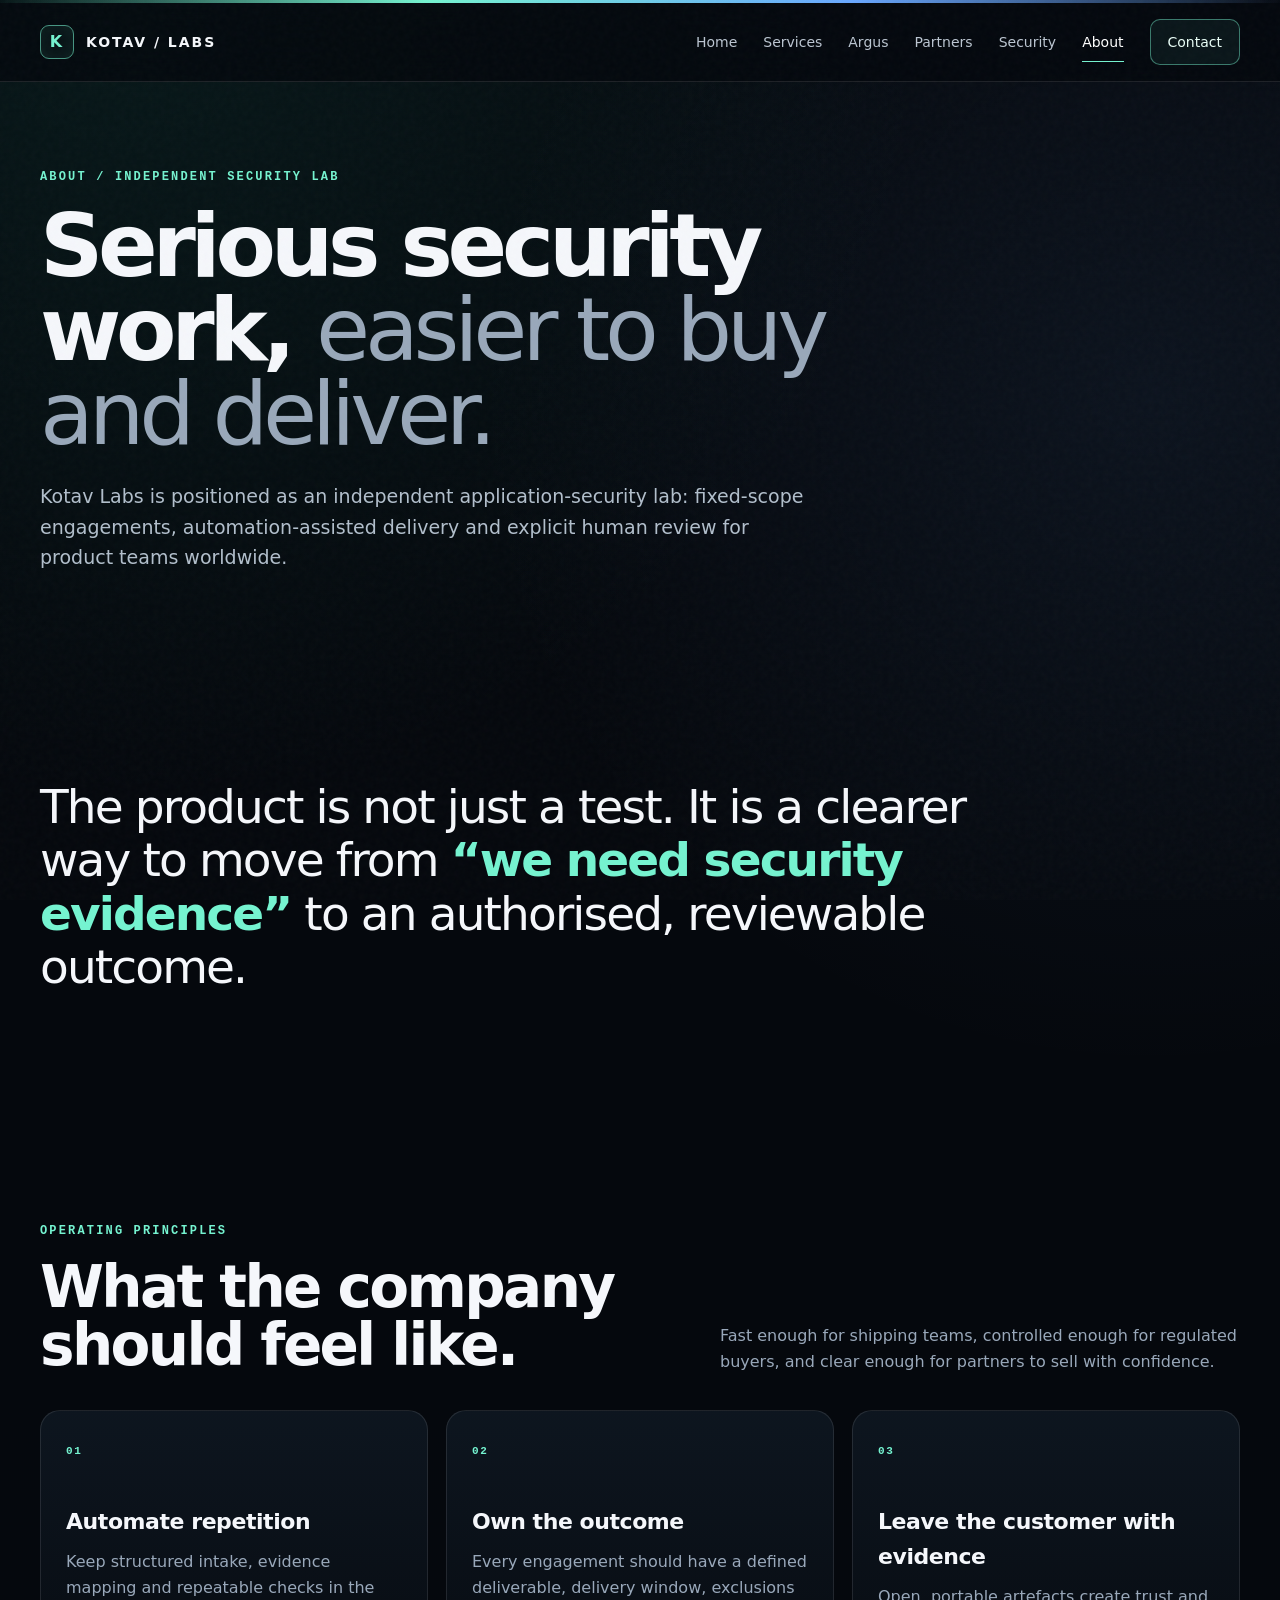
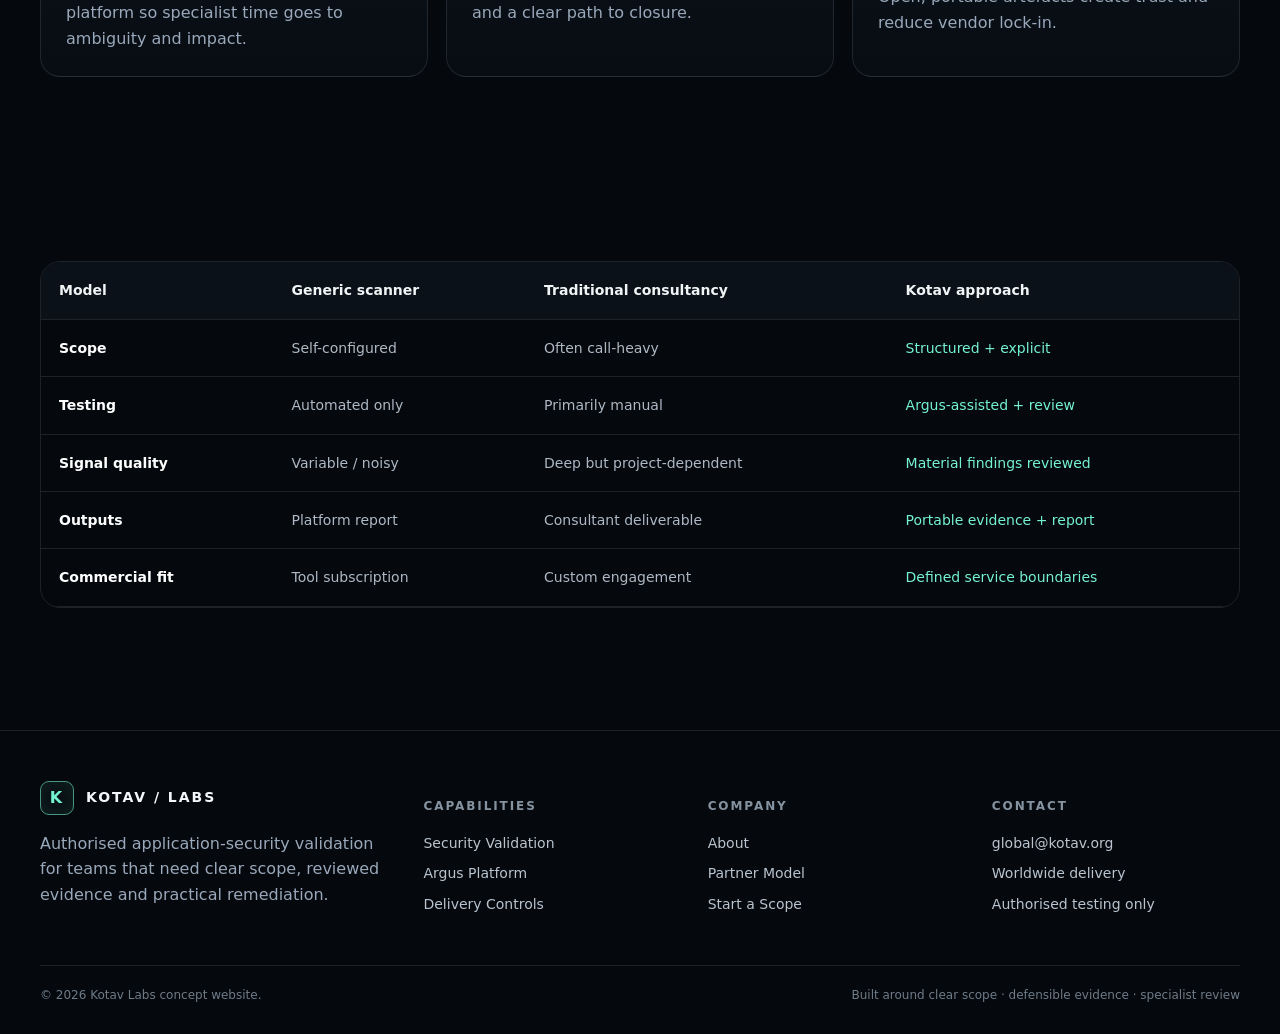
<file: about.html>
<!doctype html><html lang="en"><head><meta charset="utf-8"><meta name="viewport" content="width=device-width,initial-scale=1"><title>About — Kotav Labs</title><meta name="description" content="About Kotav Labs, an independent application-security lab using fixed scope, automation-assisted delivery and specialist review."><meta name="theme-color" content="#05080d"><link rel="stylesheet" href="assets/styles.css"></head><body><div class="topline"></div><header><div class="wrap nav"><a class="brand" href="index.html"><span class="brand-mark"></span><span>KOTAV / LABS</span></a><nav class="navlinks"><a class="" href="index.html">Home</a><a class="" href="services.html">Services</a><a class="" href="argus.html">Argus</a><a class="" href="partners.html">Partners</a><a class="" href="security.html">Security</a><a class="active" href="about.html">About</a><a class=" nav-cta" href="contact.html">Contact</a></nav><button class="menu" aria-label="Toggle navigation">☰</button></div></header><main><section class="page-hero"><div class="wrap reveal"><div class="eyebrow">About / independent security lab</div><h1>Serious security work, <span>easier to buy and deliver.</span></h1><p>Kotav Labs is positioned as an independent application-security lab: fixed-scope engagements, automation-assisted delivery and explicit human review for product teams worldwide.</p></div></section><section><div class="wrap"><p class="quote reveal">The product is not just a test. It is a clearer way to move from <strong>“we need security evidence”</strong> to an authorised, reviewable outcome.</p></div></section><section><div class="wrap"><div class="section-head reveal"><div><div class="eyebrow">Operating principles</div><h2>What the company should feel like.</h2></div><p>Fast enough for shipping teams, controlled enough for regulated buyers, and clear enough for partners to sell with confidence.</p></div><div class="grid3"><article class="card reveal"><span class="number">01</span><h3>Automate repetition</h3><p>Keep structured intake, evidence mapping and repeatable checks in the platform so specialist time goes to ambiguity and impact.</p></article><article class="card reveal"><span class="number">02</span><h3>Own the outcome</h3><p>Every engagement should have a defined deliverable, delivery window, exclusions and a clear path to closure.</p></article><article class="card reveal"><span class="number">03</span><h3>Leave the customer with evidence</h3><p>Open, portable artefacts create trust and reduce vendor lock-in.</p></article></div></div></section><section><div class="wrap"><div class="matrix reveal"><table><thead><tr><th>Model</th><th>Generic scanner</th><th>Traditional consultancy</th><th>Kotav approach</th></tr></thead><tbody><tr><td>Scope</td><td>Self-configured</td><td>Often call-heavy</td><td class="yes">Structured + explicit</td></tr><tr><td>Testing</td><td>Automated only</td><td>Primarily manual</td><td class="yes">Argus-assisted + review</td></tr><tr><td>Signal quality</td><td>Variable / noisy</td><td>Deep but project-dependent</td><td class="yes">Material findings reviewed</td></tr><tr><td>Outputs</td><td>Platform report</td><td>Consultant deliverable</td><td class="yes">Portable evidence + report</td></tr><tr><td>Commercial fit</td><td>Tool subscription</td><td>Custom engagement</td><td class="yes">Defined service boundaries</td></tr></tbody></table></div></div></section></main><footer><div class="wrap"><div class="footer-grid"><div class="foot-brand"><div class="brand"><span class="brand-mark"></span><span>KOTAV / LABS</span></div><p>Authorised application-security validation for teams that need clear scope, reviewed evidence and practical remediation.</p></div><div><h4>Capabilities</h4><a href="services.html">Security Validation</a><a href="argus.html">Argus Platform</a><a href="security.html">Delivery Controls</a></div><div><h4>Company</h4><a href="about.html">About</a><a href="partners.html">Partner Model</a><a href="contact.html">Start a Scope</a></div><div><h4>Contact</h4><a href="mailto:global@kotav.org">global@kotav.org</a><a href="contact.html">Worldwide delivery</a><a href="security.html">Authorised testing only</a></div></div><div class="copyright"><span>© <span data-year></span> Kotav Labs concept website.</span><span>Built around clear scope · defensible evidence · specialist review</span></div></div></footer><div class="noise"></div><script src="assets/app.js"></script></body></html>
</file>
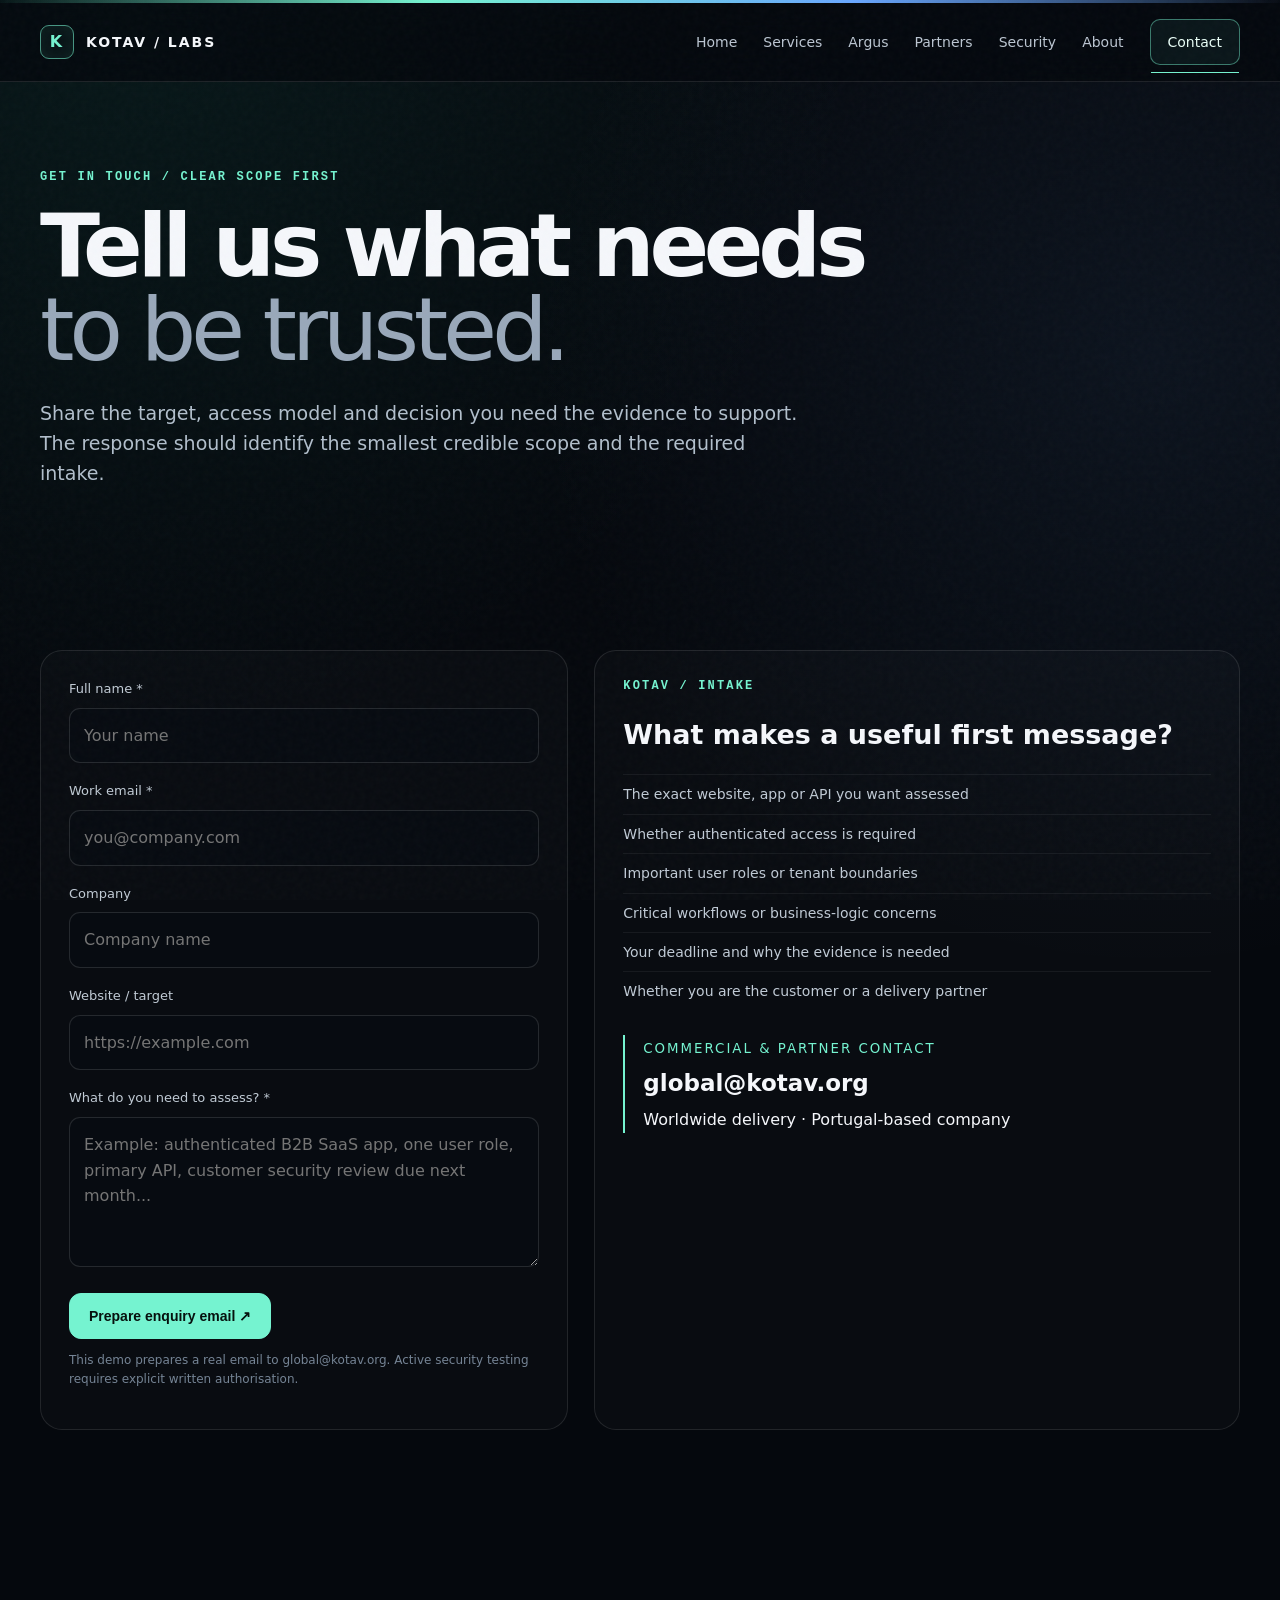
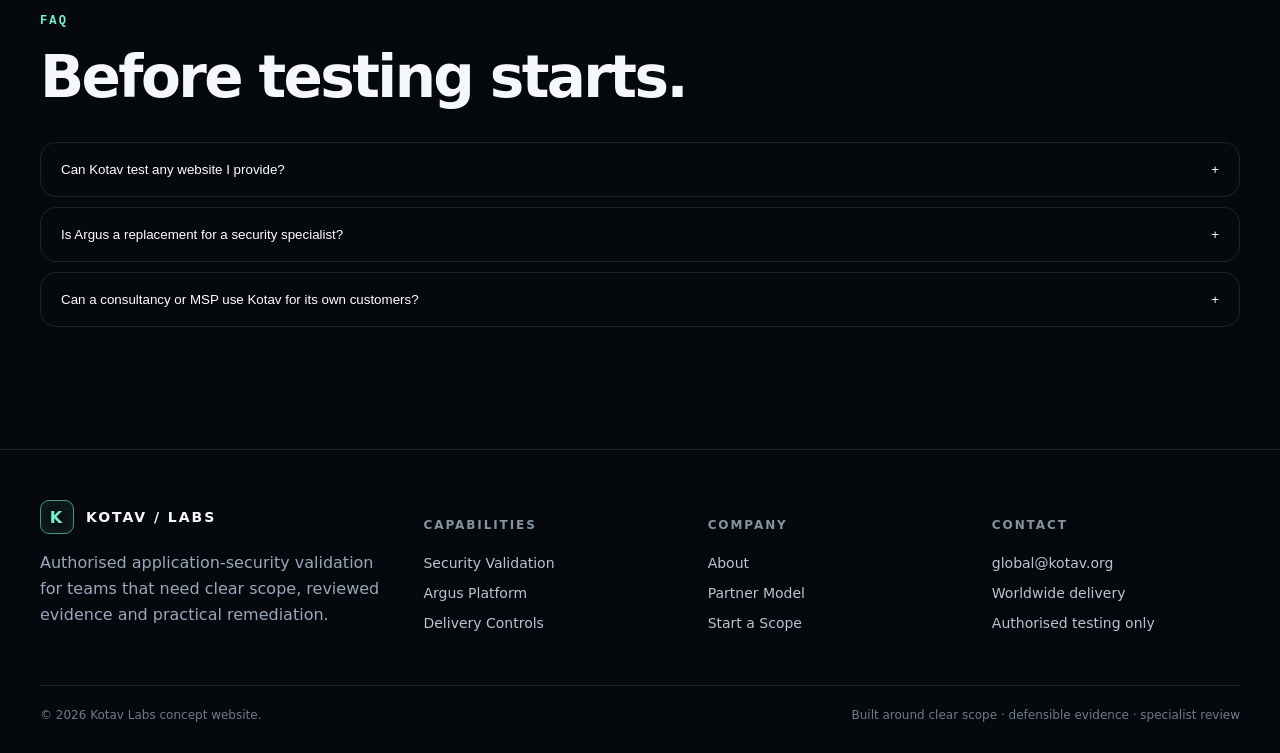
<file: contact.html>
<!doctype html><html lang="en"><head><meta charset="utf-8"><meta name="viewport" content="width=device-width,initial-scale=1"><title>Contact — Kotav Labs</title><meta name="description" content="Start an authorised security assessment or partner conversation with Kotav Labs."><meta name="theme-color" content="#05080d"><link rel="stylesheet" href="assets/styles.css"></head><body><div class="topline"></div><header><div class="wrap nav"><a class="brand" href="index.html"><span class="brand-mark"></span><span>KOTAV / LABS</span></a><nav class="navlinks"><a class="" href="index.html">Home</a><a class="" href="services.html">Services</a><a class="" href="argus.html">Argus</a><a class="" href="partners.html">Partners</a><a class="" href="security.html">Security</a><a class="" href="about.html">About</a><a class="active nav-cta" href="contact.html">Contact</a></nav><button class="menu" aria-label="Toggle navigation">☰</button></div></header><main><section class="page-hero"><div class="wrap reveal"><div class="eyebrow">Get in touch / clear scope first</div><h1>Tell us what needs <span>to be trusted.</span></h1><p>Share the target, access model and decision you need the evidence to support. The response should identify the smallest credible scope and the required intake.</p></div></section><section><div class="wrap scope"><form id="contactForm" class="formbox reveal"><div class="field"><label for="name">Full name *</label><input id="name" name="name" autocomplete="name" placeholder="Your name" required></div><div class="field"><label for="email">Work email *</label><input id="email" name="email" type="email" autocomplete="email" placeholder="you@company.com" required></div><div class="field"><label for="company">Company</label><input id="company" name="company" autocomplete="organization" placeholder="Company name"></div><div class="field"><label for="website">Website / target</label><input id="website" name="website" placeholder="https://example.com"></div><div class="field"><label for="message">What do you need to assess? *</label><textarea id="message" name="message" placeholder="Example: authenticated B2B SaaS app, one user role, primary API, customer security review due next month..." required></textarea></div><button class="btn primary" type="submit">Prepare enquiry email ↗</button><div class="status" id="formStatus"></div><p class="helper">This demo prepares a real email to global@kotav.org. Active security testing requires explicit written authorisation.</p></form><aside class="resultbox reveal"><div class="eyebrow">KOTAV / INTAKE</div><h3>What makes a useful first message?</h3><ul class="mini-list"><li>The exact website, app or API you want assessed</li><li>Whether authenticated access is required</li><li>Important user roles or tenant boundaries</li><li>Critical workflows or business-logic concerns</li><li>Your deadline and why the evidence is needed</li><li>Whether you are the customer or a delivery partner</li></ul><div class="result"><small>Commercial & partner contact</small><strong>global@kotav.org</strong><span>Worldwide delivery · Portugal-based company</span></div></aside></div></section><section><div class="wrap"><div class="section-head reveal"><div><div class="eyebrow">FAQ</div><h2>Before testing starts.</h2></div></div><div class="faq"><div class="faq-item reveal"><button class="faq-q">Can Kotav test any website I provide?<span>+</span></button><div class="faq-a">No. Active security testing should start only after the target and Rules of Engagement are explicitly authorised.</div></div><div class="faq-item reveal"><button class="faq-q">Is Argus a replacement for a security specialist?<span>+</span></button><div class="faq-a">No. The model separates repeatable automation from specialist review of material findings, business impact and remediation context.</div></div><div class="faq-item reveal"><button class="faq-q">Can a consultancy or MSP use Kotav for its own customers?<span>+</span></button><div class="faq-a">Yes, the partner model can support referral, reseller or white-label routes depending on the opportunity and commercial fit.</div></div></div></div></section></main><footer><div class="wrap"><div class="footer-grid"><div class="foot-brand"><div class="brand"><span class="brand-mark"></span><span>KOTAV / LABS</span></div><p>Authorised application-security validation for teams that need clear scope, reviewed evidence and practical remediation.</p></div><div><h4>Capabilities</h4><a href="services.html">Security Validation</a><a href="argus.html">Argus Platform</a><a href="security.html">Delivery Controls</a></div><div><h4>Company</h4><a href="about.html">About</a><a href="partners.html">Partner Model</a><a href="contact.html">Start a Scope</a></div><div><h4>Contact</h4><a href="mailto:global@kotav.org">global@kotav.org</a><a href="contact.html">Worldwide delivery</a><a href="security.html">Authorised testing only</a></div></div><div class="copyright"><span>© <span data-year></span> Kotav Labs concept website.</span><span>Built around clear scope · defensible evidence · specialist review</span></div></div></footer><div class="noise"></div><script src="assets/app.js"></script></body></html>
</file>
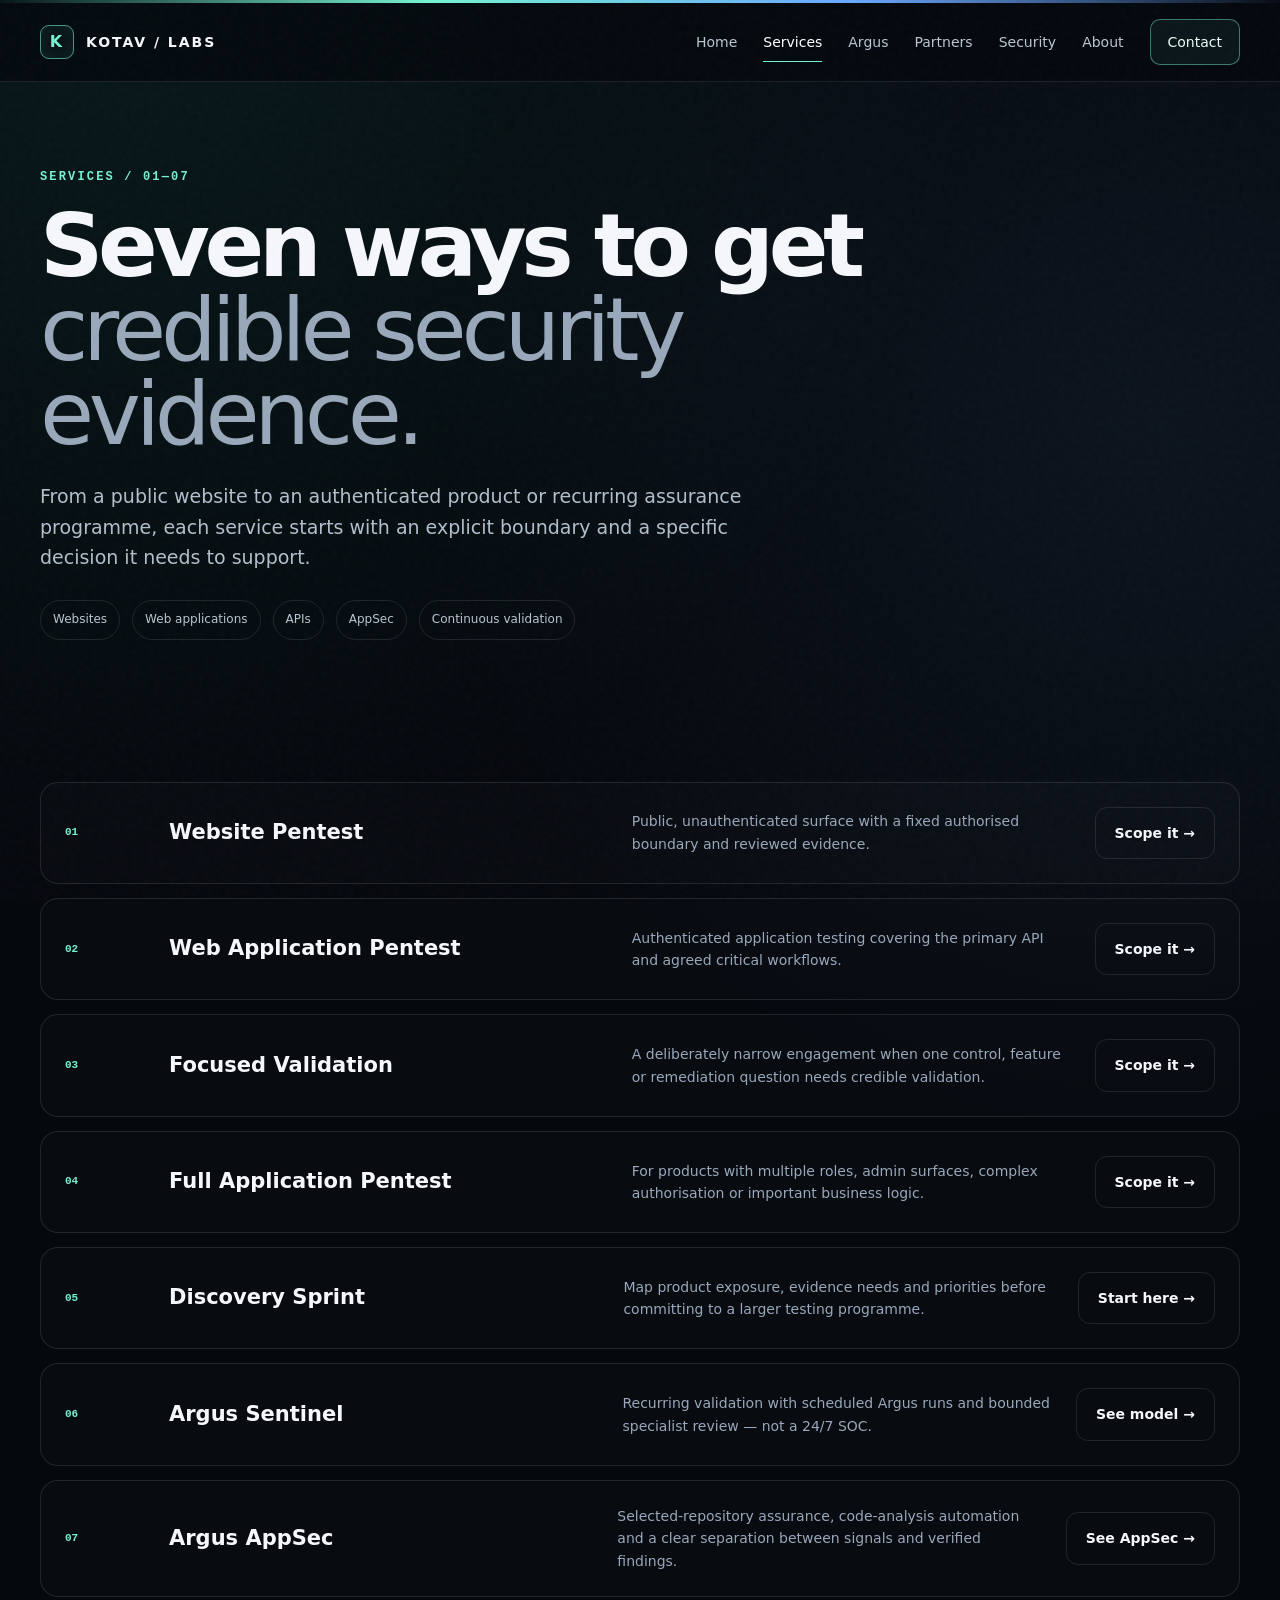
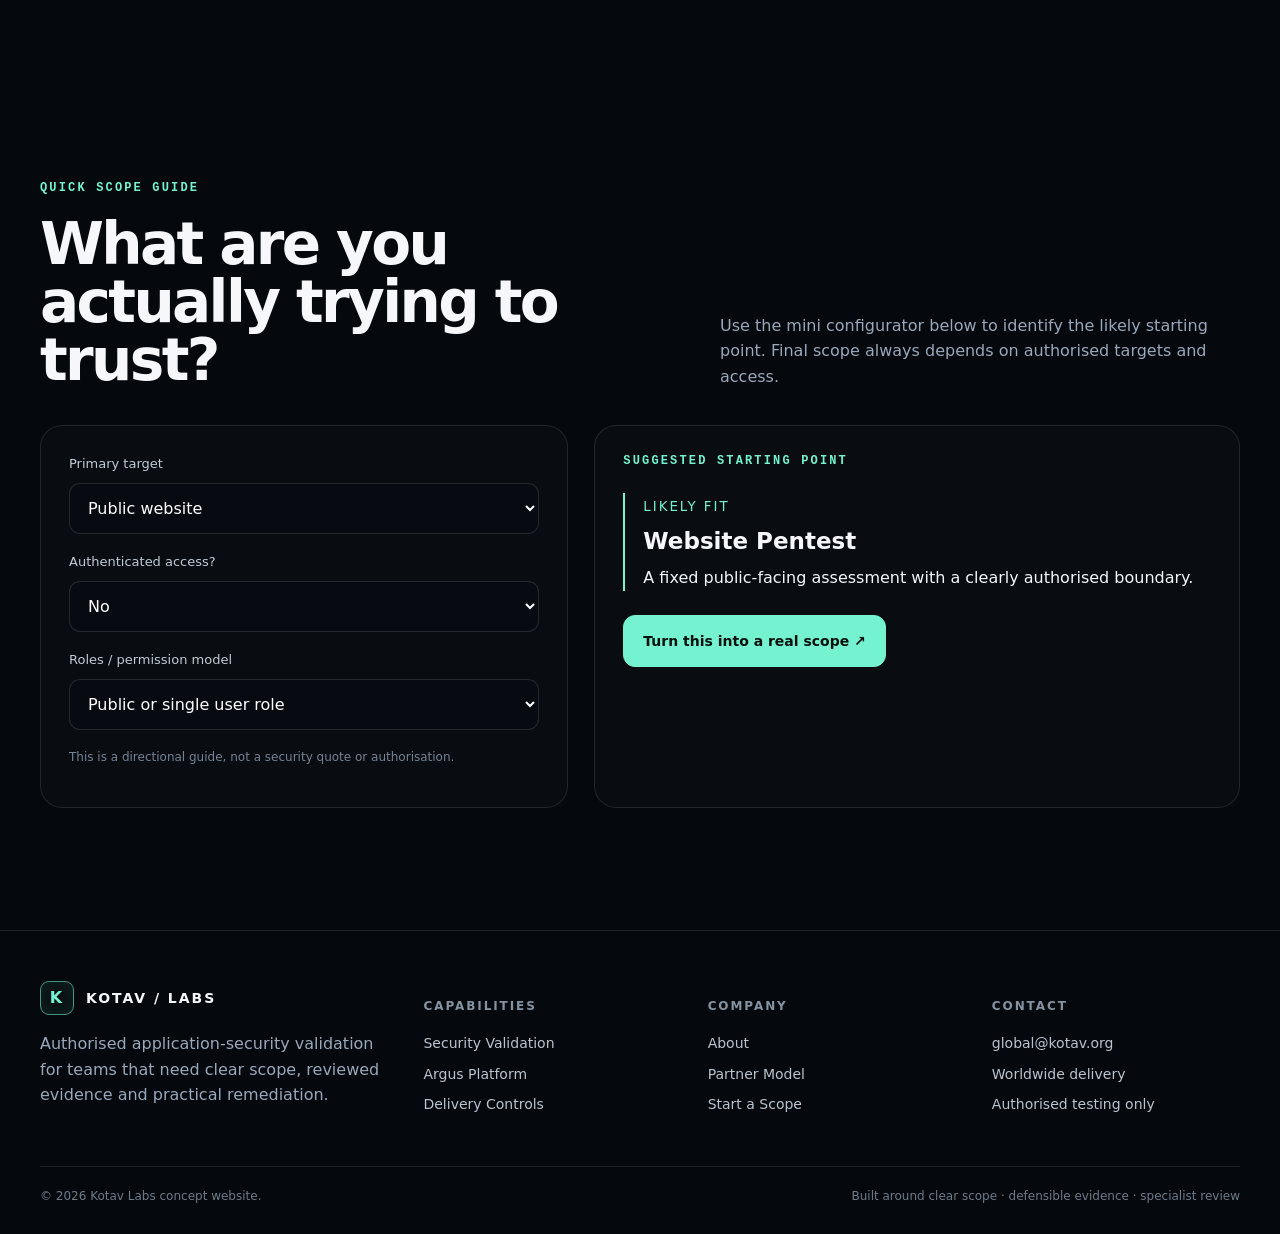
<file: services.html>
<!doctype html><html lang="en"><head><meta charset="utf-8"><meta name="viewport" content="width=device-width,initial-scale=1"><title>Services — Kotav Labs</title><meta name="description" content="Fixed-scope website, web application, API, AppSec and recurring security validation services."><meta name="theme-color" content="#05080d"><link rel="stylesheet" href="assets/styles.css"></head><body><div class="topline"></div><header><div class="wrap nav"><a class="brand" href="index.html"><span class="brand-mark"></span><span>KOTAV / LABS</span></a><nav class="navlinks"><a class="" href="index.html">Home</a><a class="active" href="services.html">Services</a><a class="" href="argus.html">Argus</a><a class="" href="partners.html">Partners</a><a class="" href="security.html">Security</a><a class="" href="about.html">About</a><a class=" nav-cta" href="contact.html">Contact</a></nav><button class="menu" aria-label="Toggle navigation">☰</button></div></header><main><section class="page-hero"><div class="wrap reveal"><div class="eyebrow">Services / 01—07</div><h1>Seven ways to get <span>credible security evidence.</span></h1><p>From a public website to an authenticated product or recurring assurance programme, each service starts with an explicit boundary and a specific decision it needs to support.</p><div class="subnav"><span class="pill">Websites</span><span class="pill">Web applications</span><span class="pill">APIs</span><span class="pill">AppSec</span><span class="pill">Continuous validation</span></div></div></section><section><div class="wrap"><div class="service-list">
<div class="service-row reveal"><span class="tag">01</span><h3>Website Pentest</h3><p>Public, unauthenticated surface with a fixed authorised boundary and reviewed evidence.</p><a class="btn ghost" href="contact.html">Scope it →</a></div>
<div class="service-row reveal"><span class="tag">02</span><h3>Web Application Pentest</h3><p>Authenticated application testing covering the primary API and agreed critical workflows.</p><a class="btn ghost" href="contact.html">Scope it →</a></div>
<div class="service-row reveal"><span class="tag">03</span><h3>Focused Validation</h3><p>A deliberately narrow engagement when one control, feature or remediation question needs credible validation.</p><a class="btn ghost" href="contact.html">Scope it →</a></div>
<div class="service-row reveal"><span class="tag">04</span><h3>Full Application Pentest</h3><p>For products with multiple roles, admin surfaces, complex authorisation or important business logic.</p><a class="btn ghost" href="contact.html">Scope it →</a></div>
<div class="service-row reveal"><span class="tag">05</span><h3>Discovery Sprint</h3><p>Map product exposure, evidence needs and priorities before committing to a larger testing programme.</p><a class="btn ghost" href="contact.html">Start here →</a></div>
<div class="service-row reveal"><span class="tag">06</span><h3>Argus Sentinel</h3><p>Recurring validation with scheduled Argus runs and bounded specialist review — not a 24/7 SOC.</p><a class="btn ghost" href="argus.html">See model →</a></div>
<div class="service-row reveal"><span class="tag">07</span><h3>Argus AppSec</h3><p>Selected-repository assurance, code-analysis automation and a clear separation between signals and verified findings.</p><a class="btn ghost" href="argus.html">See AppSec →</a></div>
</div></div></section><section><div class="wrap"><div class="section-head reveal"><div><div class="eyebrow">Quick scope guide</div><h2>What are you actually trying to trust?</h2></div><p>Use the mini configurator below to identify the likely starting point. Final scope always depends on authorised targets and access.</p></div><div class="scope"><form id="scopeForm" class="formbox reveal"><div class="field"><label for="target">Primary target</label><select id="target"><option value="web">Public website</option><option value="app">Web application</option><option value="api">API / backend</option><option value="unclear">Not sure yet</option></select></div><div class="field"><label for="auth">Authenticated access?</label><select id="auth"><option value="no">No</option><option value="yes">Yes</option></select></div><div class="field"><label for="roles">Roles / permission model</label><select id="roles"><option value="single">Public or single user role</option><option value="multi">Multiple roles / admin / tenant boundaries</option></select></div><p class="helper">This is a directional guide, not a security quote or authorisation.</p></form><div class="resultbox reveal"><div class="eyebrow">Suggested starting point</div><div class="result"><small>Likely fit</small><strong id="resultTitle">Website Pentest</strong><span id="resultNote">A fixed public-facing assessment with a clearly authorised boundary.</span></div><a class="btn primary" href="contact.html">Turn this into a real scope ↗</a></div></div></div></section></main><footer><div class="wrap"><div class="footer-grid"><div class="foot-brand"><div class="brand"><span class="brand-mark"></span><span>KOTAV / LABS</span></div><p>Authorised application-security validation for teams that need clear scope, reviewed evidence and practical remediation.</p></div><div><h4>Capabilities</h4><a href="services.html">Security Validation</a><a href="argus.html">Argus Platform</a><a href="security.html">Delivery Controls</a></div><div><h4>Company</h4><a href="about.html">About</a><a href="partners.html">Partner Model</a><a href="contact.html">Start a Scope</a></div><div><h4>Contact</h4><a href="mailto:global@kotav.org">global@kotav.org</a><a href="contact.html">Worldwide delivery</a><a href="security.html">Authorised testing only</a></div></div><div class="copyright"><span>© <span data-year></span> Kotav Labs concept website.</span><span>Built around clear scope · defensible evidence · specialist review</span></div></div></footer><div class="noise"></div><script src="assets/app.js"></script></body></html>
</file>
<file: assets/styles.css>
:root{
  --bg:#05080d; --bg2:#0a0f16; --panel:#0d141d; --panel2:#111b27;
  --line:rgba(255,255,255,.10); --text:#f5f7fb; --muted:#99a8ba;
  --cyan:#75f3d0; --cyan2:#26d7ae; --blue:#69a7ff; --warning:#ffd77a;
  --max:1200px; --radius:24px; --shadow:0 30px 80px rgba(0,0,0,.38);
}
*{box-sizing:border-box} html{scroll-behavior:smooth} body{margin:0;background:
radial-gradient(circle at 10% 0%,rgba(38,215,174,.08),transparent 28%),
radial-gradient(circle at 90% 15%,rgba(105,167,255,.07),transparent 27%),var(--bg);color:var(--text);font-family:Inter,ui-sans-serif,system-ui,-apple-system,BlinkMacSystemFont,"Segoe UI",sans-serif;line-height:1.6;overflow-x:hidden}
a{color:inherit;text-decoration:none}.wrap{width:min(var(--max),calc(100% - 36px));margin:auto}
.noise{position:fixed;inset:0;pointer-events:none;z-index:99;opacity:.045;background-image:url("data:image/svg+xml,%3Csvg viewBox='0 0 180 180' xmlns='http://www.w3.org/2000/svg'%3E%3Cfilter id='n'%3E%3CfeTurbulence type='fractalNoise' baseFrequency='.9' numOctaves='4' stitchTiles='stitch'/%3E%3C/filter%3E%3Crect width='100%25' height='100%25' filter='url(%23n)' opacity='.6'/%3E%3C/svg%3E")}
.topline{height:3px;background:linear-gradient(90deg,transparent,var(--cyan),var(--blue),transparent)}
header{position:sticky;top:0;z-index:50;background:rgba(5,8,13,.78);backdrop-filter:blur(20px);border-bottom:1px solid var(--line)}
.nav{height:78px;display:flex;align-items:center;justify-content:space-between;gap:24px}.brand{display:flex;align-items:center;gap:12px;font-weight:800;letter-spacing:.14em;font-size:14px}.brand-mark{width:34px;height:34px;border:1px solid rgba(117,243,208,.6);border-radius:9px;display:grid;place-items:center;box-shadow:inset 0 0 24px rgba(117,243,208,.12)}.brand-mark:before{content:"K";color:var(--cyan);font-weight:900;font-size:16px}.navlinks{display:flex;align-items:center;gap:26px;font-size:14px;color:#bcc6d2}.navlinks a{position:relative}.navlinks a:after{content:"";position:absolute;left:0;right:100%;bottom:-9px;height:1px;background:var(--cyan);transition:.25s}.navlinks a:hover,.navlinks a.active{color:#fff}.navlinks a:hover:after,.navlinks a.active:after{right:0}.nav-cta{padding:11px 17px;border:1px solid rgba(117,243,208,.45);border-radius:10px;color:#eafff8!important;background:rgba(117,243,208,.06)}.menu{display:none;background:none;color:#fff;border:1px solid var(--line);border-radius:10px;padding:8px 10px;font-size:18px}
.hero{padding:96px 0 68px;position:relative}.hero-grid{display:grid;grid-template-columns:1.1fr .9fr;gap:66px;align-items:center}.eyebrow{font:700 12px/1.2 ui-monospace,SFMono-Regular,Menlo,monospace;letter-spacing:.18em;text-transform:uppercase;color:var(--cyan);margin-bottom:20px}.hero h1,.page-hero h1{font-size:clamp(46px,7vw,88px);line-height:.95;letter-spacing:-.06em;margin:0 0 26px;max-width:850px}.hero h1 span,.page-hero h1 span{color:var(--muted);font-weight:500}.lead{font-size:19px;color:#b6c2d0;max-width:720px}.actions{display:flex;gap:13px;flex-wrap:wrap;margin-top:32px}.btn{display:inline-flex;align-items:center;justify-content:center;gap:10px;padding:14px 19px;border-radius:12px;border:1px solid var(--line);font-weight:700;font-size:14px;transition:.25s}.btn.primary{background:var(--cyan);color:#06110e;border-color:var(--cyan)}.btn.primary:hover{transform:translateY(-2px);box-shadow:0 12px 34px rgba(117,243,208,.18)}.btn.ghost:hover{border-color:rgba(117,243,208,.45);background:rgba(117,243,208,.05)}
.hero-panel{position:relative;border:1px solid var(--line);background:linear-gradient(180deg,rgba(17,27,39,.9),rgba(8,13,20,.9));border-radius:26px;padding:18px;box-shadow:var(--shadow);overflow:hidden}.hero-panel:before{content:"";position:absolute;inset:0;background:linear-gradient(120deg,rgba(117,243,208,.08),transparent 35%,transparent 70%,rgba(105,167,255,.05));pointer-events:none}.terminal{position:relative;border-radius:16px;background:#060a0f;border:1px solid rgba(255,255,255,.08);padding:20px;min-height:425px;font-family:ui-monospace,SFMono-Regular,Menlo,monospace;font-size:13px;color:#aeb9c6}.dots{display:flex;gap:7px;margin-bottom:23px}.dot{width:8px;height:8px;border-radius:50%;background:#3c4651}.terminal .cyan{color:var(--cyan)}.terminal .blue{color:var(--blue)}.terminal .good{color:#9ff7be}.terminal .dim{color:#697583}.terminal pre{white-space:pre-wrap;margin:0}.scan{height:4px;background:linear-gradient(90deg,var(--cyan),var(--blue));border-radius:99px;margin:20px 0;transform-origin:left;animation:scan 4.5s ease-in-out infinite}@keyframes scan{0%,100%{transform:scaleX(.16);opacity:.5}50%{transform:scaleX(1);opacity:1}}
.trustbar{border-top:1px solid var(--line);border-bottom:1px solid var(--line);padding:21px 0}.trustgrid{display:grid;grid-template-columns:repeat(4,1fr);gap:20px}.trustitem{display:flex;gap:11px;align-items:center;color:#c3ccd6;font-size:13px}.trustitem b{color:#fff}.check{color:var(--cyan)}
section{padding:92px 0}.section-head{display:flex;justify-content:space-between;gap:40px;align-items:end;margin-bottom:36px}.section-head h2{font-size:clamp(34px,5vw,58px);line-height:1;letter-spacing:-.045em;margin:0}.section-head p{max-width:520px;color:var(--muted);margin:0}.grid3{display:grid;grid-template-columns:repeat(3,1fr);gap:18px}.card{border:1px solid var(--line);border-radius:20px;background:linear-gradient(180deg,rgba(17,27,39,.72),rgba(9,14,21,.74));padding:25px;position:relative;overflow:hidden;transition:.3s}.card:hover{transform:translateY(-5px);border-color:rgba(117,243,208,.26)}.number{font:700 11px/1 ui-monospace,monospace;color:var(--cyan);letter-spacing:.16em}.card h3{font-size:22px;margin:42px 0 10px;letter-spacing:-.02em}.card p{color:var(--muted);margin:0}.mini-list{margin:18px 0 0;padding:0;list-style:none;color:#c0cad5;font-size:14px}.mini-list li{padding:8px 0;border-top:1px solid rgba(255,255,255,.06)}
.feature{display:grid;grid-template-columns:1fr 1fr;gap:44px;align-items:center}.photo{min-height:520px;border-radius:24px;overflow:hidden;border:1px solid var(--line);position:relative;background:#0a1018}.photo img{width:100%;height:100%;object-fit:cover;position:absolute;inset:0;filter:saturate(.72) contrast(1.08) brightness(.64)}.photo:after{content:"";position:absolute;inset:0;background:linear-gradient(180deg,transparent 40%,rgba(5,8,13,.85)),linear-gradient(90deg,rgba(6,14,19,.22),transparent)}.photo-label{position:absolute;left:22px;bottom:20px;z-index:2}.photo-label b{display:block;font-size:17px}.photo-label span{color:#9cabb9;font-size:13px}.feature-copy h2{font-size:clamp(36px,5vw,62px);line-height:1;letter-spacing:-.05em;margin:0 0 24px}.feature-copy p{color:var(--muted);font-size:17px}.statrow{display:grid;grid-template-columns:repeat(3,1fr);gap:10px;margin-top:28px}.stat{padding:18px;border-top:1px solid var(--line)}.stat b{display:block;font-size:24px}.stat span{font-size:12px;color:var(--muted)}
.page-hero{padding:88px 0 50px}.page-hero p{max-width:770px;color:#b2bfcc;font-size:19px}.subnav{display:flex;gap:12px;flex-wrap:wrap;margin-top:28px}.pill{border:1px solid var(--line);padding:9px 12px;border-radius:999px;font-size:12px;color:#b9c6d2}
.service-list{display:grid;gap:14px}.service-row{display:grid;grid-template-columns:80px 1fr 1fr auto;gap:24px;align-items:center;padding:24px;border:1px solid var(--line);border-radius:18px;background:rgba(255,255,255,.015)}.service-row:hover{border-color:rgba(117,243,208,.28)}.service-row h3{margin:0;font-size:21px}.service-row p{margin:0;color:var(--muted);font-size:14px}.tag{font:700 11px/1 ui-monospace,monospace;color:var(--cyan)}
.steps{display:grid;grid-template-columns:repeat(4,1fr);gap:1px;background:var(--line);border:1px solid var(--line);border-radius:20px;overflow:hidden}.step{background:var(--bg2);padding:25px;min-height:230px}.step span{font:700 11px ui-monospace,monospace;color:var(--cyan)}.step h3{margin:55px 0 10px}.step p{font-size:14px;color:var(--muted)}
.callout{border:1px solid rgba(117,243,208,.22);border-radius:24px;background:linear-gradient(120deg,rgba(117,243,208,.08),rgba(105,167,255,.04));padding:38px;display:flex;justify-content:space-between;align-items:center;gap:30px}.callout h2{margin:0;font-size:clamp(30px,4vw,50px);letter-spacing:-.04em;line-height:1}.callout p{color:var(--muted);max-width:560px}
.matrix{overflow:auto;border:1px solid var(--line);border-radius:20px}.matrix table{width:100%;border-collapse:collapse;min-width:800px}.matrix th,.matrix td{padding:17px 18px;text-align:left;border-bottom:1px solid var(--line);font-size:14px}.matrix th{color:#eef5f4;background:#0b1119}.matrix td{color:#aeb9c5}.matrix td:first-child{color:#fff;font-weight:700}.yes{color:var(--cyan)!important}
.partner-cards{display:grid;grid-template-columns:repeat(3,1fr);gap:18px}.partner-card{padding:26px;border:1px solid var(--line);border-radius:20px;min-height:300px}.partner-card .icon{width:46px;height:46px;border-radius:14px;border:1px solid rgba(117,243,208,.26);display:grid;place-items:center;color:var(--cyan);font-size:20px}.partner-card h3{margin:48px 0 10px;font-size:22px}.partner-card p{color:var(--muted)}
.quote{font-size:clamp(27px,4vw,47px);line-height:1.13;letter-spacing:-.04em;max-width:940px}.quote strong{color:var(--cyan);font-weight:600}
.scope{display:grid;grid-template-columns:.9fr 1.1fr;gap:26px}.formbox,.resultbox{border:1px solid var(--line);border-radius:22px;padding:28px;background:rgba(255,255,255,.018)}label{display:block;font-size:13px;color:#c1cbd5;margin:0 0 8px}.field{margin-bottom:18px}input,select,textarea{width:100%;padding:14px 14px;border:1px solid rgba(255,255,255,.12);border-radius:11px;background:#070b11;color:#fff;outline:none;font:inherit}textarea{min-height:150px;resize:vertical}input:focus,select:focus,textarea:focus{border-color:rgba(117,243,208,.55);box-shadow:0 0 0 3px rgba(117,243,208,.07)}.resultbox h3{font-size:27px;margin:0 0 16px}.result{border-left:2px solid var(--cyan);padding-left:18px;margin:24px 0}.result small{color:var(--cyan);text-transform:uppercase;letter-spacing:.15em}.result strong{display:block;font-size:23px;margin:5px 0}.helper{font-size:12px;color:#758495}.status{display:none;margin-top:13px;padding:12px;border-radius:10px;background:rgba(117,243,208,.08);color:#cffff0;font-size:13px}
.faq{display:grid;gap:10px}.faq-item{border:1px solid var(--line);border-radius:16px;overflow:hidden}.faq-q{width:100%;padding:19px 20px;background:none;border:0;color:#fff;text-align:left;font:700 16px inherit;display:flex;justify-content:space-between;cursor:pointer}.faq-a{display:none;padding:0 20px 19px;color:var(--muted)}.faq-item.open .faq-a{display:block}.faq-item.open .faq-q span{transform:rotate(45deg)}
footer{border-top:1px solid var(--line);padding:50px 0 28px;margin-top:30px}.footer-grid{display:grid;grid-template-columns:1.4fr repeat(3,1fr);gap:36px}.footer-grid h4{font-size:12px;text-transform:uppercase;letter-spacing:.16em;color:#8593a1}.footer-grid a{display:block;color:#b9c4cf;margin:8px 0;font-size:14px}.footer-grid a:hover{color:var(--cyan)}.foot-brand p{color:var(--muted);max-width:390px}.copyright{display:flex;justify-content:space-between;gap:20px;margin-top:42px;padding-top:20px;border-top:1px solid var(--line);color:#6e7c89;font-size:12px}
.reveal{opacity:0;transform:translateY(20px);transition:.7s ease}.reveal.in{opacity:1;transform:none}
@media(max-width:980px){.navlinks{position:fixed;left:18px;right:18px;top:88px;display:none;flex-direction:column;align-items:stretch;padding:18px;background:#081019;border:1px solid var(--line);border-radius:18px}.navlinks.open{display:flex}.menu{display:block}.hero-grid,.feature,.scope{grid-template-columns:1fr}.hero{padding-top:60px}.trustgrid{grid-template-columns:1fr 1fr}.grid3,.partner-cards{grid-template-columns:1fr 1fr}.steps{grid-template-columns:1fr 1fr}.service-row{grid-template-columns:60px 1fr}.service-row p{grid-column:2}.service-row .btn{grid-column:2;justify-self:start}.footer-grid{grid-template-columns:1fr 1fr}.hero-panel{max-width:700px}.photo{min-height:420px}}
@media(max-width:640px){.wrap{width:min(100% - 24px,var(--max))}.hero h1,.page-hero h1{font-size:45px}.section-head{display:block}.section-head p{margin-top:18px}.grid3,.partner-cards,.trustgrid,.steps,.statrow,.footer-grid{grid-template-columns:1fr}.callout{display:block;padding:28px}.service-row{grid-template-columns:48px 1fr;padding:18px}.terminal{min-height:360px;font-size:11px}.copyright{display:block}.copyright span{display:block;margin:6px 0}section{padding:68px 0}.page-hero{padding-top:58px}}
</file>
